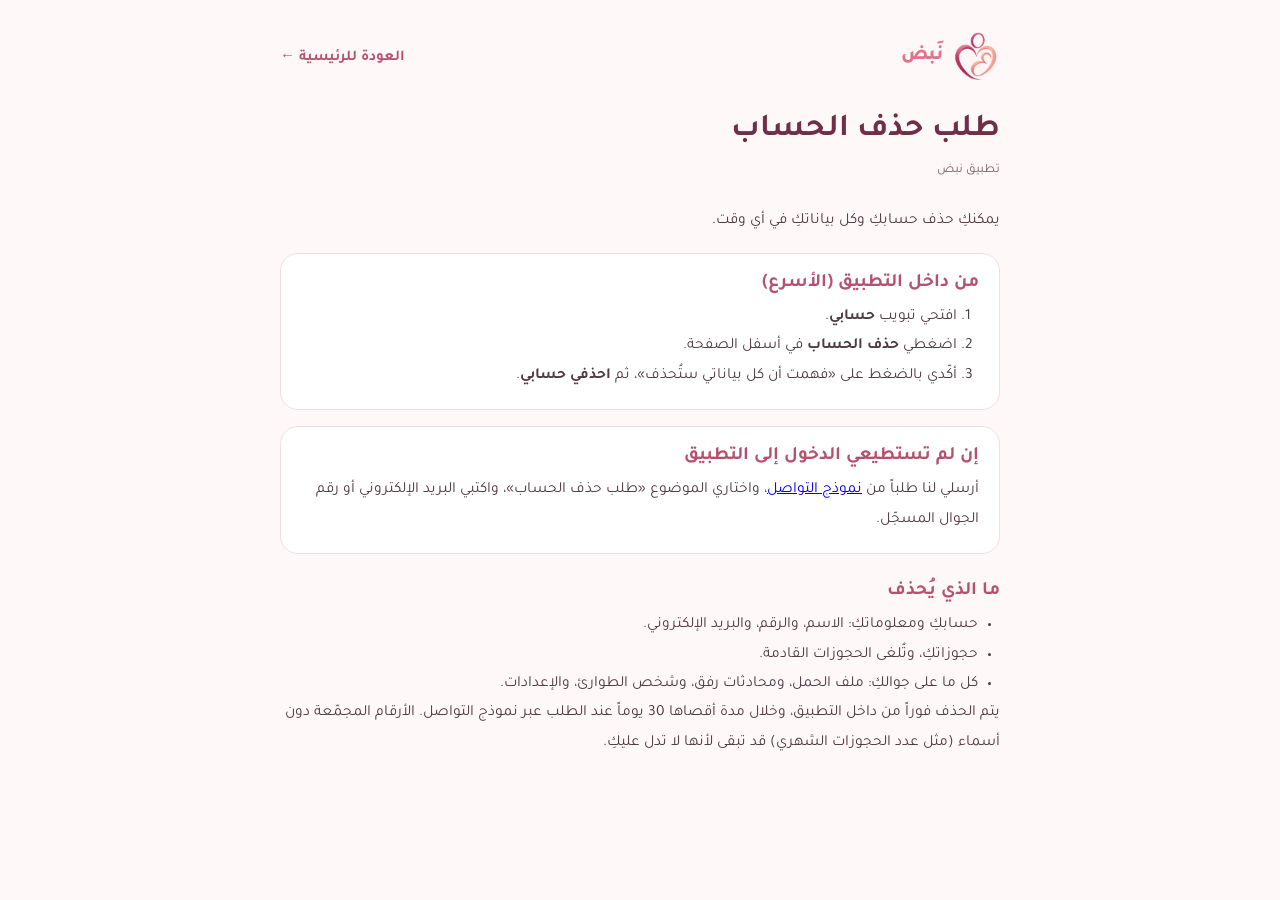
<file: nabd_landing/delete-account.html>
<!DOCTYPE html>
<html lang="ar" dir="rtl">
<head>
  <meta charset="UTF-8">
  <meta name="viewport" content="width=device-width, initial-scale=1.0">
  <title>طلب حذف الحساب | نبض</title>
  <link rel="preconnect" href="https://fonts.googleapis.com">
  <link href="https://fonts.googleapis.com/css2?family=Tajawal:wght@400;500;700;800&display=swap" rel="stylesheet">
  <link rel="stylesheet" href="style.css">
  <style>
    body { background: #FFF8F9; }
    .doc { max-width: 760px; margin: 0 auto; padding: 32px 20px 60px; color: #3E2630; }
    .doc-top { display: flex; align-items: center; justify-content: space-between; margin-bottom: 28px; }
    .doc-top a.back { color: #B5516F; font-weight: 700; text-decoration: none; font-size: 15px; }
    .doc h1 { color: #6D3047; font-size: 32px; line-height: 1.4; margin-bottom: 6px; }
    .doc .date { color: #75636A; font-size: 13px; margin-bottom: 24px; }
    .doc h2 { color: #B5516F; font-size: 19px; margin: 26px 0 8px; }
    .doc p, .doc li { font-size: 15.5px; line-height: 1.9; color: #4E3A42; }
    .doc ul, .doc ol { padding-right: 22px; }
    .doc .box { background: #fff; border: 1px solid #F1DDE2; border-radius: 18px; padding: 18px 20px; margin-top: 16px; }
    .doc .draft { background: #FFF4E5; color: #8A5300; border-radius: 12px; padding: 10px 14px; font-size: 13px; margin-bottom: 20px; }
  </style>
</head>
<body>
  <main class="doc">
    <div class="doc-top">
      <a href="index.html" class="logo"><img src="images/nabdLogo.png" alt="شعار نبض" style="width:48px;height:48px"><span class="logo-name">نَبض</span></a>
      <a class="back" href="index.html">العودة للرئيسية ←</a>
    </div>
    <h1>طلب حذف الحساب</h1>
    <p class="date">تطبيق نبض</p>
    <p>يمكنكِ حذف حسابكِ وكل بياناتكِ في أي وقت.</p>

    <div class="box">
      <h2 style="margin-top:0">من داخل التطبيق (الأسرع)</h2>
      <ol>
        <li>افتحي تبويب <b>حسابي</b>.</li>
        <li>اضغطي <b>حذف الحساب</b> في أسفل الصفحة.</li>
        <li>أكّدي بالضغط على «فهمت أن كل بياناتي ستُحذف»، ثم <b>احذفي حسابي</b>.</li>
      </ol>
    </div>

    <div class="box">
      <h2 style="margin-top:0">إن لم تستطيعي الدخول إلى التطبيق</h2>
      <p>أرسلي لنا طلباً من <a href="index.html#contact">نموذج التواصل</a>، واختاري الموضوع «طلب حذف الحساب»، واكتبي البريد الإلكتروني أو رقم الجوال المسجّل.</p>
    </div>

    <h2>ما الذي يُحذف</h2>
    <ul>
      <li>حسابكِ ومعلوماتكِ: الاسم، والرقم، والبريد الإلكتروني.</li>
      <li>حجوزاتكِ، وتُلغى الحجوزات القادمة.</li>
      <li>كل ما على جوالكِ: ملف الحمل، ومحادثات رفق، وشخص الطوارئ، والإعدادات.</li>
    </ul>
    <p>يتم الحذف فوراً من داخل التطبيق، وخلال مدة أقصاها 30 يوماً عند الطلب عبر نموذج التواصل. الأرقام المجمّعة دون أسماء (مثل عدد الحجوزات الشهري) قد تبقى لأنها لا تدل عليكِ.</p>

  </main>
</body>
</html>
</file>
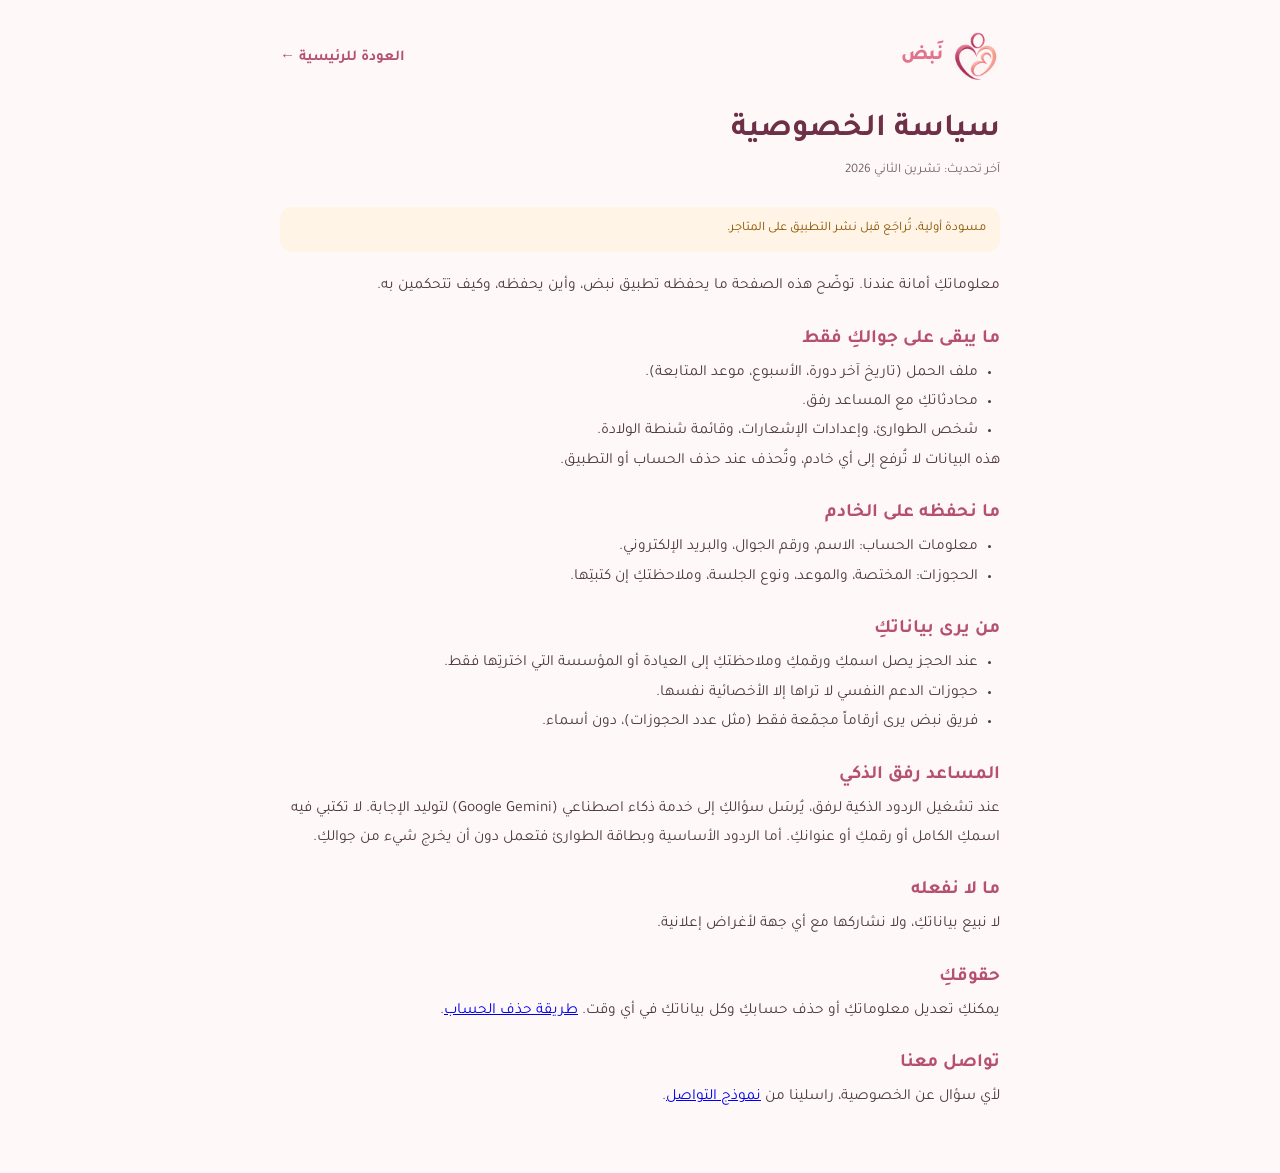
<file: nabd_landing/privacy.html>
<!DOCTYPE html>
<html lang="ar" dir="rtl">
<head>
  <meta charset="UTF-8">
  <meta name="viewport" content="width=device-width, initial-scale=1.0">
  <title>سياسة الخصوصية | نبض</title>
  <link rel="preconnect" href="https://fonts.googleapis.com">
  <link href="https://fonts.googleapis.com/css2?family=Tajawal:wght@400;500;700;800&display=swap" rel="stylesheet">
  <link rel="stylesheet" href="style.css">
  <style>
    body { background: #FFF8F9; }
    .doc { max-width: 760px; margin: 0 auto; padding: 32px 20px 60px; color: #3E2630; }
    .doc-top { display: flex; align-items: center; justify-content: space-between; margin-bottom: 28px; }
    .doc-top a.back { color: #B5516F; font-weight: 700; text-decoration: none; font-size: 15px; }
    .doc h1 { color: #6D3047; font-size: 32px; line-height: 1.4; margin-bottom: 6px; }
    .doc .date { color: #75636A; font-size: 13px; margin-bottom: 24px; }
    .doc h2 { color: #B5516F; font-size: 19px; margin: 26px 0 8px; }
    .doc p, .doc li { font-size: 15.5px; line-height: 1.9; color: #4E3A42; }
    .doc ul, .doc ol { padding-right: 22px; }
    .doc .box { background: #fff; border: 1px solid #F1DDE2; border-radius: 18px; padding: 18px 20px; margin-top: 16px; }
    .doc .draft { background: #FFF4E5; color: #8A5300; border-radius: 12px; padding: 10px 14px; font-size: 13px; margin-bottom: 20px; }
  </style>
</head>
<body>
  <main class="doc">
    <div class="doc-top">
      <a href="index.html" class="logo"><img src="images/nabdLogo.png" alt="شعار نبض" style="width:48px;height:48px"><span class="logo-name">نَبض</span></a>
      <a class="back" href="index.html">العودة للرئيسية ←</a>
    </div>
    <h1>سياسة الخصوصية</h1>
    <p class="date">آخر تحديث: تشرين الثاني 2026</p>
    <p class="draft">مسودة أولية، تُراجَع قبل نشر التطبيق على المتاجر.</p>
    <p>معلوماتكِ أمانة عندنا. توضّح هذه الصفحة ما يحفظه تطبيق نبض، وأين يحفظه، وكيف تتحكمين به.</p>

    <h2>ما يبقى على جوالكِ فقط</h2>
    <ul>
      <li>ملف الحمل (تاريخ آخر دورة، الأسبوع، موعد المتابعة).</li>
      <li>محادثاتكِ مع المساعد رفق.</li>
      <li>شخص الطوارئ، وإعدادات الإشعارات، وقائمة شنطة الولادة.</li>
    </ul>
    <p>هذه البيانات لا تُرفع إلى أي خادم، وتُحذف عند حذف الحساب أو التطبيق.</p>

    <h2>ما نحفظه على الخادم</h2>
    <ul>
      <li>معلومات الحساب: الاسم، ورقم الجوال، والبريد الإلكتروني.</li>
      <li>الحجوزات: المختصة، والموعد، ونوع الجلسة، وملاحظتكِ إن كتبتِها.</li>
    </ul>

    <h2>من يرى بياناتكِ</h2>
    <ul>
      <li>عند الحجز يصل اسمكِ ورقمكِ وملاحظتكِ إلى العيادة أو المؤسسة التي اخترتِها فقط.</li>
      <li>حجوزات الدعم النفسي لا تراها إلا الأخصائية نفسها.</li>
      <li>فريق نبض يرى أرقاماً مجمّعة فقط (مثل عدد الحجوزات)، دون أسماء.</li>
    </ul>

    <h2>المساعد رفق الذكي</h2>
    <p>عند تشغيل الردود الذكية لرفق، يُرسَل سؤالكِ إلى خدمة ذكاء اصطناعي (Google Gemini) لتوليد الإجابة. لا تكتبي فيه اسمكِ الكامل أو رقمكِ أو عنوانكِ. أما الردود الأساسية وبطاقة الطوارئ فتعمل دون أن يخرج شيء من جوالكِ.</p>

    <h2>ما لا نفعله</h2>
    <p>لا نبيع بياناتكِ، ولا نشاركها مع أي جهة لأغراض إعلانية.</p>

    <h2>حقوقكِ</h2>
    <p>يمكنكِ تعديل معلوماتكِ أو حذف حسابكِ وكل بياناتكِ في أي وقت. <a href="delete-account.html">طريقة حذف الحساب</a>.</p>

    <h2>تواصل معنا</h2>
    <p>لأي سؤال عن الخصوصية، راسلينا من <a href="index.html#contact">نموذج التواصل</a>.</p>

  </main>
</body>
</html>
</file>
<file: nabd_landing/style.css>
:root {
  --pink: #E1738D;
  --pink-dark: #B66178;
  --text: #374151;
  --text-light: #4B5563;
  --bg: #ffe9ea;
   --nabd-900: #542638;
     --nabd-600: #A34F68;
}

html { scroll-behavior: smooth; }

* {
  margin: 0;
  padding: 0;
  box-sizing: border-box;
}


 body {
  font-family: "Tajawal", sans-serif;
  background-color: #FFF;
}
.page-1 {
  min-height: 100vh;
  background-image: url("images/Page1.png");
  background-repeat: no-repeat;
  background-position: center top;
  background-size: cover;
  background-color: #FFF;   /* لو الصورة ما غطّت */
  padding-top: 16px;   
}


.header {
  display: flex;
  align-items: center;
  justify-content: space-between;
  max-width: 1200px;
  margin: 0 auto 16px;  
  padding: 12px 32px;
  background: rgba(255, 255, 255, 0.4);
  border-radius: 40px;
  box-shadow: 0 4px 20px rgba(225, 115, 141, 0.12);
}

/* الشعار */
.logo {
  display: flex;
  align-items: center;
  gap: 10px;
  text-decoration: none;
}

.logo img {
  width: 64px;
  height: 64px;
  max-width: 164.52px;
}

.logo-text {
  display: flex;
  flex-direction: column;
}

.logo-name {
  color: var(--pink);
  font-size: 20px;
  font-weight: 800;
  line-height: 24px;
  letter-spacing: -0.6px;
}

.logo-tagline {
  color: #E09E92;
  font-size: 10px;
  font-weight: 500;
  line-height: 16px;
}
/* الروابط */
.nav {
  display: flex;
  gap: 28px;
}

.nav a {
  color: var(--text);
  text-decoration: none;
  font-size: 14px;
  font-weight: 500;
  line-height: 20px;
}

.nav a.active {
  color: var(--pink-dark);
  font-weight: 700;
}

/* الأزرار */
.header-actions {
  display: flex;
  align-items: center;
  gap: 16px;
}

.lang {
  display: flex;
  align-items: center;
  gap: 4px;
  background: none;
  border: none;
  cursor: pointer;
  font-family: "Tajawal", sans-serif;
  color: var(--text-light);
  font-size: 12px;
  font-weight: 500;
  line-height: 16px;
}

.lang img {
  width: 12px;
  height: 12px;
}

.btn-primary {
  display: flex;
  padding: 8px 20px;
  justify-content: center;
  align-items: center;
  border-radius: 9999px;
  background: var(--pink);
  box-shadow: 0 6px 20px 0 rgba(182, 97, 120, 0.25);
  color: #fff;
  text-decoration: none;
  font-size: 16px;
  font-weight: 700;
  line-height: 20px;
}

/* Hero */
.hero {
  display: flex;
  align-items: center;
  justify-content: space-between;
  gap: 40px;
  max-width: 1200px;
  margin: 0 auto;
  padding: 40px 32px;
}

.hero-title {
  display: flex;
  flex-direction: column;
}

.title-line1 {
  color: var(--nabd-900);
  font-size: 64px;
  font-weight: 500;
  line-height: 100px;
  letter-spacing: -3.11px;
}

.title-line2 {
  color: var(--pink);
  font-size: 96px;
  font-weight: 700;
  line-height: 100px;
  letter-spacing: -3.11px;
}

.title-accent {
  color: var(--nabd-900);
  font-size: 64px;
  font-weight: 500;
}

.hero-text {
  color: #4B5563;
  font-size: 20px;
  font-weight: 400;
  line-height: 28px;
  max-width: 600px;
  margin-top: 24px;
}

.hero-text strong {
  color: var(--nabd-600);
  font-weight: 700;
}

.hero-buttons {
  display: flex;
  align-items: center;
  gap: 16px;
  margin-top: 40px;
}

.btn-main {
  display: flex;
  padding: 14px 32px;
  align-items: center;
  gap: 8px;
  border-radius: 9999px;
  background: linear-gradient(90deg, #F5B99D 0%, #E1738D 100%);
  box-shadow: 0 6px 20px 0 rgba(182, 97, 120, 0.25);
  color: #fff;
  text-decoration: none;
  font-size: 18px;
  font-weight: 700;
  line-height: 24px;
}

.btn-main img {
  width: 18px;
  height: 16px;
}

.btn-secondary {
  display: flex;
  padding: 14px 32px;
  align-items: center;
  border-radius: 9999px;
  border: 1px solid #F5B99D;
  background: rgba(255, 255, 255, 0.8);
  box-shadow: 0 1px 2px 0 rgba(0, 0, 0, 0.05);
  color: var(--pink-dark);
  text-decoration: none;
  font-size: 18px;
  font-weight: 500;
  line-height: 24px;
}

.features {
  display: flex;
  align-items: center;
  justify-content: space-between;
  width: 1144px;
  max-width: 94%;
  height: 94px;
   margin: 10px auto 40px;
  padding: 0 48px;
  border-radius: 9999px;
  border: 1px solid #F1DDE2;
  background: rgba(255, 255, 255, 0.6);
}

.feature {
  display: flex;
  align-items: center;
  gap: 10px;
}

.feature-icon {
  display: flex;
  width: 32px;
  height: 32px;
  justify-content: center;
  align-items: center;
  border-radius: 9999px;
  background: rgba(239, 206, 187, 0.4);
}

.feature-icon img {
  max-width: 12px;
  max-height: 12px;
}

.feature-text {
  color: #374151;
  font-size: 18px;
  font-weight: 400;
  line-height: 20px;
  text-align: center;
}

/* About */
.about {
  min-height: 573px;
  background: #FFF;
  /*border-radius: 24px;*/
}

.about-inner {
   display: flex;
  align-items: flex-start;
  justify-content: space-between;
  gap: 60px;
  max-width: 1440px;
  margin: 0 auto;
  padding: 60px 120px;
}

.about-content {
  flex: 0 0 560px;
  
}

.about-label {
  display: block;
  color: var(--nabd-600);
  font-size: 12px;
  font-weight: 700;
  line-height: 18px;
}

.about-title {
  display: flex;
  flex-direction: column;
  margin-top: 12px;
}

.about-line1,
.about-line2 {
  color: var(--nabd-900);
  font-size: 44px;
  font-weight: 500;
  line-height: 66px;
}

.about-accent {
  color: var(--pink);
  font-size: 54px;
  font-weight: 700;
  line-height: 66px;
}

.about-text {
  width: 100%;
  margin-top: 24px;
  color: #4B5563;
  font-size: 20px;
  font-weight: 400;
  line-height: 24px;
}

.why-card {
  display: flex;
  align-items: flex-start;
  gap: 14px;
  margin-top: 48px;
  padding: 18px;
  border-radius: 16px;
  border: 1px solid #F8E2D8;
  background: rgba(255, 235, 239, 0.5);
}

.why-icon {
  display: grid;
  place-items: center;
  flex-shrink: 0;
  width: 40px;
  height: 40px;
  border-radius: 12px;
  background: #FFF;
}

.why-icon img {
  width: 16.5px;
  height: 16.5px;
}

.why-title {
  color: #3E2830;
  font-size: 14px;
  font-weight: 700;
  line-height: 24.5px;
}

.why-text {
  max-width: 501px;
  color: #74646A;
  font-size: 14px;
  font-weight: 400;
  line-height: 24.5px;
}

.about-media {
  flex: 1;
  min-width: 0;
  display: flex;
  justify-content: flex-start; /* RTL: يعني لليمين */
}

.photo-stack {
  position: relative;
  flex-shrink: 0;
  width: 400px;
  height: 480px;
}

/* الوردية: ورا */
.photo-pink {
  position: absolute;
  top: 15px;
  left: 9px;
  z-index: 1;
  width: 373px;
  height: 432px;
  transform: rotate(4.958deg);
  border-radius: 92px 12px;
  opacity: 0.82;
  background:
    linear-gradient(0deg, rgba(225, 115, 141, 0.41), rgba(225, 115, 141, 0.41)),
    url("images/PinkPreg.jpeg") lightgray 50% / cover no-repeat;
}

/* البيضاء: قدام */
.photo-white {
  position: absolute;
  top: 32px;
  left: -6px;
  z-index: 2;
  width: 350px;
  height: 438px;
  border-radius: 80px 16px 48px 16px;
  box-shadow: 0 12px 32px rgba(182, 97, 120, 0.18);
  background: url("images/WhitePreg.jpg") lightgray 0.379px -83.073px / 104.476% 151.375% no-repeat;
}

.about-branch {
 position: absolute;
  bottom: 10px;     /* أسفل الغصن يلمس أعلى الكرت الوردي */
  left: -50px;
  z-index: 5;
  width: 132px;
  height: 351px;
  transform: rotate(-6.942deg);
  transform-origin: bottom center;  /* يدور من أسفله، فما يبعد عن الكرت */
  object-fit: contain;
  pointer-events: none;
}

.brand-card {
  position: absolute;
  bottom: -20px;
  left: -70px;
  z-index: 4;
  display: flex;
  flex-direction: column;
  align-items: flex-start;  
  justify-content: center;
  gap: 2px;
  width: 189.203px;
  height: 92.804px;
  padding: 0 20px;
  border-radius: 16px;
  background: #E1738D;
  box-shadow: 0 22px 60px 0 rgba(94, 63, 60, 0.12);
  
  
}

.brand-top {
  display: flex;
  align-items: center;
  gap: 8px;
}

.brand-logo {
  width: 35px;
  height: 35px;
  object-fit: contain;       /* بدل cover عشان الشعار ما ينقص منه شي */
  flex-shrink: 0;
}

.brand-name {
  color: var(--nabd-50, #F9EFE3);
  font-size: 22px;
  font-weight: 800;
  line-height: 33px;
  white-space: nowrap;
}

.brand-tagline {
  color: #FFF;
  font-size: 14px;
  font-weight: 400;
  line-height: 19.5px;
  white-space: nowrap;
}

/* بطاقات المزايا تحت About */
.about-features {
  display: flex;
  justify-content: space-between;
  max-width: 1200px;
  margin: 0 auto;
  padding: 0 120px 60px;
}

.about-feature {
  position: relative;
  flex: 1;
  padding: 24px 24px 24px 32px;
}

/* الخطوط العمودية بين البطاقات */
.about-feature + .about-feature {
  border-right: 1px solid #F0E4E4;
}

.af-head {
  display: flex;
  align-items: center;
  gap: 14px;
}

.af-icon {
  display: grid;
  place-items: center;
  flex-shrink: 0;
  width: 42px;
  height: 42px;
  border-radius: 12px;
  background: #FFF4F6;
}

.af-icon img {
  grid-row: 1 / span 1;
  grid-column: 1 / span 1;
  justify-self: center;
}

.af-icon-location {
  width: 14.667px;
  height: 18.333px;
}

.af-icon-star {
  width: 22px;
  height: 22px;
}

.af-icon-heart {
  width: 19.239px;
  height: 16.52px;
}

.af-title {
  color: #3E2830;
  font-size: 17px;
  font-weight: 400;
  line-height: 25.5px;
}

.af-text {
  max-width: 268px;
  margin-top: 12px;
  color: #74646A;
  text-align: right;
  font-size: 13px;
  font-weight: 400;
  line-height: 22.1px;
}

/* الرقم الصغير بزاوية البطاقة */
.af-number {
  position: absolute;
  top: 12px;
  left: 16px;
  color: #E5D5D5;
  font-size: 11px;
}

/* ===== الصفحة الثالثة: ماذا تقدم نبض ===== */
.services {
  min-height: 100vh;
  background: #FFF;
  padding-bottom: 120px;
}

.services-inner {
  display: flex;
  flex-direction: column;
  align-items: center;
  max-width: 1200px;
  margin: 0 auto;
  padding: 60px 32px;
  text-align: center;
}

.services-label {
  color: var(--nabd-600, #A34F68);
  font-size: 13px;
  font-weight: 700;
  line-height: 19.5px;
  letter-spacing: 0.26px;
}

.services-title {
  display: flex;
  flex-direction: column;
  width: 740px;
  max-width: 100%;
  margin-top: 12px;
}

.services-line1 {
  color: #3E2630;
  font-size: 48.96px;
  font-weight: 700;
  line-height: 66.096px;
  letter-spacing: -1.714px;
}

.services-line2 {
  color: #E1738D;
  font-size: 48.96px;
  font-weight: 700;
  line-height: 66.096px;
  letter-spacing: -1.714px;
}

.services-text {
  margin-top: 16px;
  color: #75636A;
  font-size: 16px;
  font-weight: 400;
  line-height: 32px;
}

/* ===== صف الخطوة 01 ===== */
.step {
  display: flex;
  align-items: center;
  justify-content: center;
  gap: 120px;
  width: 100%;
  max-width: 1200px;
  margin: 5px auto 0;
  padding: 0 32px;
  text-align: right;
}

.step-info {
   width: 547px;
  max-width: 100%;
  display: flex;
  flex-direction: column;
  align-items: flex-start;
}

.step-head {
  display: flex;
  align-items: flex-start;
  justify-content: space-between;  /* العناوين يمين، الرقم يسار */
  width: 100%;
}

.step-number {
  order: 2;                 /* يروح لآخر الصف، يعني لليسار */
  flex-shrink: 0;
  margin-top: 0;
  color: #E1738D;
  font-size: 66px;
  font-weight: 800;
  line-height: 66px;
  letter-spacing: -3.96px;
}

.step-titles {
  order: 1;                 /* العناوين أول شي، يعني يمين */
  display: flex;
  flex-direction: column;
  align-items: flex-start;
}

.step-label {
  color: #BE526D;
  font-size: 13px;
  font-weight: 700;
  line-height: 19.5px;
  letter-spacing: 0.26px;
}

.step-title {
  margin-top: 8px;
  color: var(--nabd-800, #6D3047);
  font-size: 36px;
  font-weight: 700;
  line-height: 44px;        /* كان 51.12px، قللناه عشان ما تبعد الأسطر */
  letter-spacing: -1.26px;
  white-space: nowrap;      /* العنوان يضل بسطر واحد */
}

.step-text {
 width: 547px;
  max-width: 100%;
  margin-top: 16px;
  color: #75636A;
  text-align: right;
  font-size: 15px;
  font-weight: 400;
  line-height: 29.25px;
}

/* ===== كرت التوعية الصحية والتنبيهات ===== */
.alert-card {
  display: flex;
  align-items: flex-start;
  justify-content: flex-start;
  gap: 17px;
  width: 547px;
  max-width: 100%;
  min-height: 153px;
  margin-top: 24px;
  padding: 21px;
  border-radius: 16px;
  border: 1px solid #F1DDE2;
  background: #FFF;
}
.alert-icon {
  display: grid;
  place-items: center;
  flex-shrink: 0;
  width: 40px;
  height: 40px;
  border-radius: 12px;
  background: #FFF4F6;
}

.alert-icon img {
  width: 19px;
  height: 19px;
  grid-row: 1 / span 1;
  grid-column: 1 / span 1;
  justify-self: center;
}

.alert-body {
  display: flex;
  flex-direction: column;
  align-items: flex-start;
}

.alert-title {
  color: #3E2630;
  font-size: 15px;
  font-weight: 400;
  line-height: 22.5px;
}

.alert-text {
  max-width: 438px;
  margin-top: 4px;
  color: #75636A;
  text-align: right;
  font-size: 12px;
  font-weight: 400;
  line-height: 21px;
}

.alert-tags {
  display: flex;
  align-items: center;
  gap: 10px;
  margin-top: 14px;
}

.alert-tag {
  display: flex;
  flex-direction: column;
  align-items: flex-start;
  padding: 6px 9px;
  border-radius: 8px;
  border: 1px solid #F1DDE2;
  background: #FFFAFA;
  color: #87374E;
  font-size: 9.5px;
  font-weight: 500;
  line-height: 14.25px;
}

/* ===== الكرت الكبير بالجنين ===== */
.week-visual {
  display: grid;
  place-items: center;
  flex-shrink: 0;
  width: 520px;
  max-width: 100%;
  height: 520px;
  border-radius: 30px;
  border: 1px solid #F1DDE2;
  background: linear-gradient(145deg, #FFF 45.62%, #FFF9FA 93.83%);
  box-shadow: 0 22px 55px 0 rgba(103, 51, 66, 0.07);
  position: relative;
   overflow: hidden;
}

.week-card {
  display: flex;
  flex-direction: column;
  align-items: flex-start;
  width: 390px;
  height: 368px;
  padding: 15px;
  border-radius: 23px;
  border: 1px solid #F1DDE2;
  background: #FFF;
  box-shadow: 0 18px 50px 0 rgba(103, 51, 66, 0.08);
}

.week-top {
  display: flex;
  align-items: center;
  justify-content: space-between;
  align-self: stretch;
  margin-bottom: 10px;
}

.week-trimester {
  color: #75636A;
  font-size: 9px;
  line-height: 13.5px;
}

.week-number {
  display: flex;
  align-items: center;
  gap: 5px;
  color: #BE526D;
  font-size: 12px;
  font-weight: 700;
  line-height: 18px;
}

.week-number img {
  width: 14px;
  height: 14px;
}

.week-photo {
  position: relative;
  align-self: stretch;
  height: 235px;
  flex-shrink: 0;
  border-radius: 14px;
  overflow: hidden;
  background: lightgray;
}

.week-photo > img {
  width: 100%;
  height: 100%;
  object-fit: cover;
  display: block;
}

.week-note {
  position: absolute;
  left: 12px;
  bottom: 12px;
  display: flex;
  flex-direction: column;
  align-items: flex-end;
  width: 334px;
  max-width: calc(100% - 24px);
  padding: 9px 11px;
  border-radius: 10px;
  background: rgba(76, 30, 44, 0.72);
  backdrop-filter: blur(8px);
}

.week-note p {
  color: #FFF;
  font-size: 10px;
  line-height: 15px;
}

.week-info {
  display: flex;
  align-items: flex-end;
  justify-content: space-between;
  align-self: stretch;
  margin-top: 12px;
}

.week-info-title {
  color: #3E2630;
  font-size: 11px;
  font-weight: 700;
  line-height: 16.5px;
}

.week-info-desc {
  color: #75636A;
  font-size: 8.5px;
  line-height: 12.75px;
}

.week-count {
  color: #BE526D;
  font-size: 10px;
  font-weight: 700;
  line-height: 15px;
}

.week-progress {
  display: flex;
  align-self: stretch;
  height: 6px;
  margin-top: 10px;
  border-radius: 10px;
  background: #FFF4F6;
  overflow: hidden;
}

.week-progress-fill {
  display: block;
  width: 72px;
  height: 6px;
  border-radius: 10px;
  background: #E1738D;
}

.week-health {
  position: absolute;
  left: 24px;
  bottom: 50px;
  z-index: 3;
  display: inline-flex;
  padding: 12px 14px;
  align-items: center;
  gap: 9px;
  border-radius: 14px;
  border: 1px solid #F1DDE2;
  background: #E1738D;
  box-shadow: 0 18px 50px 0 rgba(103, 51, 66, 0.08);
  flex-direction: row-reverse;
}

.week-health-icon {
  width: 19px;
  height: 19px;
  flex-shrink: 0;
}

.week-health-text {
  display: flex;
  flex-direction: column;
}

.week-health-title {
  color: #FFF4F6;
  font-size: 11px;
  font-weight: 700;
  line-height: 16.5px;
}

.week-health-desc {
  color: #FFF;
  font-size: 8.5px;
  font-weight: 400;
  line-height: 12.75px;
}

.week-visual::before {
  content: "";
  position: absolute;
  top: -60px;          /* حركيها لفوق أو لتحت */
  left: -60px;        /* حركيها يمين أو يسار */
  width: 280px;       /* حجم الدائرة */
  height: 280px;
  border-radius: 50%;
  border: 1px solid #F1DDE2;
  z-index: 0;
  pointer-events: none;
}

.week-card {
  position: relative;
  z-index: 1;         /* عشان الكرت يغطي الدائرة */
}


/* ===== الصفحة الرابعة: المساعد أُنس ===== */
.assistant {
  min-height: 100vh;
  display: flex;
  align-items: center;
  background: rgba(255, 195, 208, 0.33);
}

.assistant-inner {
  width: 100%;
  max-width: 1440px;
  margin: 0 auto;
  padding: 60px 60px 60px 120px;
  display: flex;
  align-items: stretch;
  justify-content: flex-start;
}

.assistant-visual {
  display: inline-block;
  flex-shrink: 0;
  line-height: 0;
  border-radius: 30px;
  border: 1px solid #F1DDE2;
  background: linear-gradient(150deg, #FFF 38.17%, #FFF7F8 92.26%);
  box-shadow: 0 22px 55px 0 rgba(103, 51, 66, 0.07);
  overflow: hidden;
}

.assistant-visual img {
   display: block;
  width: auto;
  height: auto;
  max-width: 100%;
}

.assistant-content {
 flex: 1;
  min-width: 0;
  max-width: 560px;
  display: flex;
  flex-direction: column;
  justify-content: space-evenly;
}

.assistant-head {
 display: flex;
  align-items: flex-start;
  justify-content: space-between;
  width: 100%;
}

.assistant-number {
 order: 2;
  flex-shrink: 0;
  color: #E1738D;
  font-size: 66px;
  font-weight: 800;
  line-height: 66px;
  letter-spacing: -3.96px;
  
}

.assistant-titles {
  order: 1;
  display: flex;
  flex-direction: column;
}

.assistant-label {
   display: block;
  margin-top: 20px;
  margin-right: 80px;
  color: #BE526D;
  font-size: 13px;
  font-weight: 700;
  line-height: 19.5px;
  letter-spacing: 0.26px;
}

.assistant-title {
 width: 455px;
  max-width: 100%;
  margin-top: 8px;
  margin-right: 90px;
  color: var(--nabd-800, #6D3047);
  font-size: 36px;
  font-weight: 700;
  line-height: 51.12px;
  letter-spacing: -1.26px;
}

.assistant-text {
  width: 521px;
  max-width: 100%;
  margin-top: 20px;
   margin-right: 80px;
  color: #75636A;
  font-size: 15px;
  font-weight: 400;
  line-height: 29.25px;
}

.assistant-note {
  display: flex;
  align-items: flex-start;
  gap: 10px;
  width: 100%;
  margin-top: 24px;
  padding: 12px 14px;
  border-radius: 10px 0 0 10px;
  border-right: 2px solid #E1738D;
  background: #FFF4F6;
  margin-right: 80px;
}

.assistant-note img {
  width: 18px;
  height: 18px;
  flex-shrink: 0;
}

.assistant-note p {
  color: #BE526D;
  font-size: 11px;
  font-weight: 400;
  line-height: 18.7px;
}

.faq {
  margin-top: 28px;
    margin-right: 80px;
}

.faq-title {
  color: #3E2630;
  font-size: 15px;
  font-weight: 400;
  line-height: 22.5px;
  
}

.faq-sub {
  color: #75636A;
  font-size: 12px;
  font-weight: 400;
  line-height: 21px;
  
}

.faq-item {
  padding: 14px 0;
  border-top: 1px solid #F1DDE2;
}

.faq-question {
  display: flex;
  align-items: center;
  justify-content: space-between;
}

.faq-q-text {
  color: #3E2630;
  font-size: 12.5px;
  font-weight: 700;
  line-height: 18.75px;
}

.faq-sign {
  display: grid;
  place-items: center;
  flex-shrink: 0;
  width: 25px;
  height: 25px;
  border-radius: 8px;
  background: #FFF4F6;
  color: #E1738D;
  font-size: 16px;
  font-weight: 700;
  line-height: 24px;
}

.faq-answer {
  margin-top: 10px;
  color: #75636A;
  font-size: 11px;
  font-weight: 400;
  line-height: 19.8px;
}

/* ===== الصفحة الخامسة: الدعم والخدمات ===== */
.support {
  min-height: 100vh;
  display: flex;
  align-items: center;
  background: #FFF;
}

.support-inner {
  width: 100%;
  max-width: 1440px;
  margin: 0 auto;
  padding: 60px 120px;
  display: flex;
  align-items: center;
  justify-content: space-between;
  gap: 60px;
}

.support-content {
  flex: 0 0 560px;
  max-width: 100%;
}

.support-head {
  display: flex;
  align-items: flex-start;
  justify-content: space-between;
  width: 100%;
}

.support-titles {
  order: 1;
  display: flex;
  flex-direction: column;
}

.support-number {
  order: 2;
  flex-shrink: 0;
  color: #E1738D;
  font-size: 66px;
  font-weight: 800;
  line-height: 66px;
  letter-spacing: -3.96px;
}

.support-label {
  color: #BE526D;
  font-size: 13px;
  font-weight: 700;
  line-height: 19.5px;
  letter-spacing: 0.26px;
}

.support-title {
  margin-top: 8px;
  color: var(--nabd-800, #6D3047);
  font-size: 36px;
  font-weight: 700;
  line-height: 45px;
  letter-spacing: -1.26px;
}

.support-text {
  width: 505px;
  max-width: 100%;
  margin-top: 20px;
  color: #75636A;
  font-size: 15px;
  font-weight: 400;
  line-height: 29.25px;
}

.support-cards {
  display: flex;
  gap: 12px;
  margin-top: 40px;
}

.support-card {
  flex: 1;
  display: flex;
  flex-direction: column;
  align-items: flex-start;
  padding: 16px;
  border-radius: 16px;
  border: 1px solid #F1DDE2;
}

.support-icon {
  display: grid;
  place-items: center;
  width: 40px;
  height: 40px;
  border-radius: 12px;
  background: #FFF4F6;
}

.support-icon img {
  width: 14px;
  height: 14px;
}

.support-card-title {
  margin-top: 14px;
  color: #3E2630;
  font-size: 15px;
  font-weight: 400;
  line-height: 22.5px;
}

.support-card-text {
  margin-top: 4px;
  color: #75636A;
  font-size: 12px;
  font-weight: 400;
  line-height: 21px;
}

.support-tags {
  display: flex;
  flex-wrap: wrap;
  gap: 8px;
  margin-top: 14px;
}

.support-tag {
  padding: 6px 9px;
  border-radius: 8px;
  border: 1px solid #F1DDE2;
  background: #E1738D;
  color: #FFF;
  font-size: 9.5px;
  font-weight: 500;
  line-height: 14.25px;
}

.support-visual {
   position: relative;
  flex: 1;
  min-width: 0;
  height: 520px;
  border-radius: 30px;
  border: 1px solid #F1DDE2;
  background: #FFF;
  box-shadow: 0 22px 55px 0 rgba(103, 51, 66, 0.07);
}
/*
.support-visual img {
  display: block;
  width: 100%;
  max-width: 560px;
  height: auto;
}
*/

.bank-card {
  position: absolute;
  top: 34px;
  right: 34px;
  display: flex;
  flex-direction: column;
  align-items: flex-start;
  width: 260px;
  height: 274px;
  padding: 17px;
  border-radius: 18px;
  border: 1px solid #F1DDE2;
  background: #FFF;
  box-shadow: 0 12px 30px 0 rgba(103, 51, 66, 0.07);
}

.bank-head {
  display: flex;
  align-items: center;
  gap: 8px;
}

.bank-head-icon {
  width: 18px;
  height: 18px;
}

.bank-head-text {
  display: flex;
  flex-direction: column;
}

.bank-title {
  color: #BE526D;
  font-size: 12px;
  font-weight: 700;
  line-height: 18px;
}

.bank-sub {
  color: #75636A;
  font-size: 8px;
  font-weight: 400;
  line-height: 12px;
}

.bank-list {
  display: flex;
  flex-direction: column;
  gap: 8px;
  align-self: stretch;
  padding-top: 12px;
}

.bank-row {
  display: flex;
  align-items: center;
  gap: 10px;
  min-height: 54px;
  padding: 0 10px;
  border-radius: 11px;
  border: 1px solid #F6E9EC;
}

.bank-row-icon {
  display: grid;
  place-items: center;
  flex-shrink: 0;
  width: 32px;
  height: 32px;
  border-radius: 9px;
  background: #FFF4F6;
}

.bank-row-icon img {
  width: 17px;
  height: 17px;
}

.bank-row-text {
  flex: 1;
  color: #3E2630;
  font-size: 9.5px;
  font-weight: 700;
  line-height: 14.25px;
}

.bank-arrow {
  width: 14px;
  height: 14px;
  flex-shrink: 0;
}

.map-card {
  position: absolute;
  bottom: 34px;
  left: 34px;
  z-index: 2;
  display: flex;
  flex-direction: column;
  align-items: flex-start;
  gap: 10px;
  width: 212px;
  height: 292px;
  padding: 12px;
  border-radius: 18px;
  border: 1px solid #F1DDE2;
  background: #FFF;
  box-shadow: 0 12px 30px 0 rgba(103, 51, 66, 0.07);
}

.map-img {
  display: block;
  width: 100%;
  height: 230px;
  object-fit: cover;
  border-radius: 12px;
}

.map-buttons {
  display: flex;
  gap: 8px;
  align-self: stretch;
}

.map-btn {
  flex: 1;
  padding: 7px;
  border-radius: 7px;
  background: #FAF7F7;
  color: #75636A;
  font-size: 8px;
  font-weight: 400;
  line-height: 12px;
  text-align: center;
}

.map-btn-active {
  background: #E1738D;
  color: #FFFCF8;
  font-weight: 700;
}

/* ===== الصفحة السادسة: المحفوظات ===== */
.saved {
  min-height: 100vh;
  display: flex;
  align-items: center;
  background: rgba(255, 195, 208, 0.33);
}

.saved-inner {
  width: 100%;
  max-width: 1440px;
  margin: 0 auto;
  padding: 60px 120px;
  display: flex;
  align-items: center;
  justify-content: space-between;
  gap: 82px;
}

.saved-content {
  flex: 1;
  min-width: 0;
}

.saved-visual {
  position: relative;
  flex: 1;
  min-width: 0;
  max-width: 549px;
  height: 520px;
  display: grid;
  place-items: center;
  overflow: hidden;
  border-radius: 30px;
  border: 1px solid #F1DDE2;
  background: linear-gradient(145deg, #FFF 6.17%, #FFFBF9 93.83%);
  box-shadow: 0 22px 55px 0 rgba(103, 51, 66, 0.07);
  order: -1;
}

/* الدائرة الديكور */
.saved-visual::before {
  content: "";
  position: absolute;
  top: -80px;
  left: -60px;
  width: 260px;
  height: 260px;
  border-radius: 50%;
  border: 1px solid rgba(225, 115, 141, 0.16);
  pointer-events: none;
}

.saved-visual::after {
  content: "";
  position: absolute;
  bottom: -50px;
  right: -40px;
  width: 170px;
  height: 170px;
  border-radius: 85px;
  background: #FFF7F2;
  pointer-events: none;
}

/* إطار الموبايل الأسود */
.phone {
  position: relative;
  z-index: 1;
  display: flex;
  flex-direction: column;
  gap: 12px;
  width: 350px;
  height: 390px;
  padding: 18px 16px;
  overflow: hidden;
  border-radius: 38px;
  border: 7px solid #4B343D;
  background: #FFF;
  box-shadow: 0 22px 40px 0 rgba(73, 44, 53, 0.16);
}

.phone-head {
  display: flex;
  align-items: center;
  justify-content: space-between;
  margin-bottom: 14px;
}

.phone-title {
  display: flex;
  align-items: center;
  gap: 6px;
  color: #BE526D;
  font-size: 12px;
  font-weight: 700;
  line-height: 18px;
}

.phone-save {
  width: 17px;
  height: 17px;
}

.phone-wifi {
  width: 16px;
  height: 16px;
  flex-shrink: 0;
}

.phone-row {
  display: flex;
  align-items: center;
  gap: 9px;
  align-self: stretch;
  padding: 14px 11px;
  border-radius: 14px;
  border: 1px solid #F1DDE2;
}

.phone-icon {
  display: grid;
  place-items: center;
  flex-shrink: 0;
  width: 40px;
  height: 40px;
  border-radius: 12px;
  background: #FFF4F6;
}

.phone-icon-warm {
  background: #FFF7F2;
}

.phone-icon img {
  width: 18px;
  height: 18px;
}

.phone-text {
  flex: 1;
  display: flex;
  flex-direction: column;
}

.phone-row-title {
  color: #3E2630;
  font-size: 10px;
  font-weight: 700;
  line-height: 15px;
}

.phone-row-sub {
  color: #75636A;
  font-size: 8px;
  font-weight: 400;
  line-height: 12px;
}

.phone-check {
  width: 10px;
  height: 8px;
  flex-shrink: 0;
}

.phone-ribbon {
  position: absolute;
  bottom: 0;
  right: 70px;
  width: 240px;
  height: 119px;
  object-fit: cover;
}

.saved-content {
  flex: 1;
  min-width: 0;
  max-width: 580px;
  margin-right: 82px;   /* المسافة عن المربع */
}

.saved-head {
  display: flex;
  align-items: flex-start;
  justify-content: space-between;
}

.saved-titles {
  order: 1;
  display: flex;
  flex-direction: column;
}

.saved-number {
  order: 2;
  flex-shrink: 0;
  color: #E1738D;
  font-size: 66px;
  font-weight: 800;
  line-height: 66px;
  letter-spacing: -3.96px;
   margin-top: -30px;  
}

.saved-label {
  color: #BE526D;
  font-size: 13px;
  font-weight: 700;
  line-height: 19.5px;
  letter-spacing: 0.26px;
}

.saved-title {
  margin-top: 8px;
  color: var(--nabd-800, #6D3047);
  font-size: 36px;
  font-weight: 700;
  line-height: 51.12px;
  letter-spacing: -1.26px;
  white-space: nowrap;
}

.saved-text {
  width: 543px;
  max-width: 100%;
  margin-top: 20px;
  color: #75636A;
  font-size: 15px;
  font-weight: 400;
  line-height: 29.25px;
}

.saved-item {
  display: flex;
  align-items: flex-start;
  gap: 16px;
  padding: 20px 0;
}

.saved-item-line {
  margin-top: 24px;
  border-bottom: 1px solid #F1DDE2;
}

.saved-item-icon {
  display: grid;
  place-items: center;
  flex-shrink: 0;
  width: 40px;
  height: 40px;
  border-radius: 12px;
  background: #FFF4F6;
}

.saved-item-icon-warm {
  background: #FFF7F2;
}

.saved-item-icon img {
  width: 18px;
  height: 18px;
}

.saved-item-title {
  color: #3E2630;
  font-size: 15px;
  font-weight: 400;
  line-height: 22.5px;
}

.saved-item-text {
  max-width: 443px;
  color: #75636A;
  font-size: 12px;
  font-weight: 400;
  line-height: 21px;
}

.saved-item-text-lg {
  max-width: 466px;
  color: #74686A;
  font-size: 14px;
  line-height: 26.6px;
}

.saved-note {
  display: flex;
  align-items: center;
  justify-content: center;
  gap: 10px;
  width: 100%;
  max-width: 534px;
  margin-top: 16px;
  padding: 18px 0;
  border-radius: 16px;
  border-top: 1px solid #E9DDD5;
  background: #E1738D;
}

.saved-note img {
  width: 19px;
  height: 19px;
  flex-shrink: 0;
}

.saved-note span {
  color: #FFF;
  font-size: 10px;
  font-weight: 800;
  line-height: 17.5px;
}

/* ===== الصفحة السابعة: تواصل معنا ===== */
.contact {
  min-height: 100vh;
  display: flex;
  align-items: center;
  background: #FFF;
}

.contact-inner {
  width: 100%;
  max-width: 1440px;
  margin: 0 auto;
  padding: 60px 120px;
  display: flex;
  align-items: center;
  justify-content: space-between;
  gap: 60px;
}

.contact-content {
  flex: 0 0 446px;
  max-width: 100%;
}

.contact-form-wrap {
  flex: 1;
  min-width: 0;
}

.contact-label {
  display: block;
  color: var(--nabd-600, #A34F68);
  font-size: 14px;
  font-weight: 700;
  line-height: 21px;
}

.contact-title {
  color: var(--nabd-800, #6D3047);
  font-size: 36px;
  font-weight: 500;
  line-height: 64.8px;
  letter-spacing: -1.2px;
}

.contact-text {
  width: 477px;
  max-width: 100%;
  margin-top: 8px;
  color: #74646A;
  font-size: 17px;
  font-weight: 400;
  line-height: 31.45px;
}

.contact-photo {
  position: relative;
  height: 292px;
  margin-top: 24px;
  overflow: hidden;
  border-radius: 18px;
}

.contact-photo > img {
  display: block;
  width: 100%;
  height: 100%;
  object-fit: cover;
}

.contact-chip {
  position: absolute;
  right: 13px;
  bottom: 14px;
  display: flex;
  align-items: center;
  gap: 8px;
  padding: 10px 13px;
  border-radius: 9px;
  background: rgba(255, 255, 255, 0.94);
  color: #E1738D;
  font-size: 12px;
  font-weight: 700;
  line-height: 18px;
}

.contact-chip img {
  width: 22px;
  height: 22px;
}

/* ===== فورم التواصل ===== */
.contact-form {
  display: flex;
  flex-direction: column;
  align-items: stretch;
  gap: 18px;
  width: 595px;
  max-width: 100%;
  min-height: 492px;
  padding: 40px 30px 20px 30px;
  border-radius: 12px;
  border: 1px solid #F1DCE2;
  background: #FFF;
  box-shadow: 0 18px 50px 0 rgba(102, 55, 69, 0.09);
   transform: translateX(-80px);  
}

.form-row {
  display: flex;
  gap: 14px;
}

.form-row .form-group {
  flex: 1;
}

.form-group {
  display: flex;
  flex-direction: column;
  gap: 8px;
}

.form-label {
  align-self: stretch;
  color: #5D4750;
  text-align: right;
  font-size: 13px;
  font-weight: 700;
  line-height: 19.5px;
}

.form-input {
  width: 100%;
  height: 48px;
  padding: 13px 14px;
  border-radius: 12px;
  border: 1px solid #EED7DE;
  background: #FFFCFD;
  color: #5D4750;
  text-align: right;
  font-family: "Tajawal", sans-serif;
  font-size: 13px;
  font-weight: 400;
  outline: none;
}

.form-input::placeholder {
  color: #AB9BA1;
}

.form-input:focus {
  border-color: #E1738D;
}

.form-textarea {
  min-height: 115px;
  height: 115px;
  line-height: 19.5px;
  resize: none;
}

.form-submit {
  display: flex;
  align-items: center;
  justify-content: center;
  gap: 9px;
  align-self: flex-start;      /* RTL: يعني يمين */
  height: 50px;
  min-height: 50px;
  padding: 0 24px;
  margin-top: 6px;
  border: none;
  border-radius: 12px;
  background: linear-gradient(90deg, #F5B99D -25.4%, #E1738D 100%);
  box-shadow: 0 12px 26px 0 rgba(225, 115, 141, 0.22);
  color: #FFF;
  font-family: "Tajawal", sans-serif;
  font-size: 16px;
  font-weight: 700;
  line-height: 24px;
  cursor: pointer;
   align-self: flex-end;
}

.form-submit img {
  width: 18px;
  height: 18px;
}

.form-input[type="email"] {
  text-align: left;
}

.form-input[type="email"]::placeholder {
  text-align: left;
}


/* ===== الصفحة الثامنة: الخطوة التالية ===== */
.cta {
  position: relative;
  min-height: 100vh;
  display: flex;
  align-items: center;
  overflow: hidden;
  background: #FFF;
}

.cta-wave {
  position: absolute;
  left: 0;
  width: 100%;
  pointer-events: none;
}

.cta-wave-back {
  bottom: 0;
  height: 203px;
}

.cta-wave-front {
  bottom: 0;
  height: 143px;
}

.cta-inner {
  position: relative;
  z-index: 1;
  width: 100%;
  max-width: 1440px;
  margin: 0 auto;
  padding: 60px 120px 160px;
  display: flex;
  align-items: center;
  justify-content: space-between;
  gap: 60px;
}

.cta-content {
  flex: 0 0 620px;
  max-width: 100%;
}

.cta-label {
  display: block;
  color: #A34F68;
  font-size: 13px;
  font-weight: 700;
  line-height: 19.5px;
  letter-spacing: 0.39px;
}

.cta-title {
  display: flex;
  flex-direction: column;
  margin-top: 12px;
}

.cta-line1 {
  color: #6D3047;
  font-size: 40px;
  font-weight: 500;
  line-height: 75px;
}

.cta-line2 {
  color: #E1738D;
  font-size: 54px;
  font-weight: 700;
  line-height: 75px;
}

.cta-text {
  max-width: 560px;
  margin-top: 16px;
  color: #6D3047;
  font-size: 16px;
  font-weight: 500;
  line-height: 30.4px;
}

.cta-buttons {
  display: flex;
  align-items: center;
  gap: 16px;
  margin-top: 32px;
}

.cta-btn-main {
  display: flex;
  align-items: center;
  justify-content: center;
  gap: 10px;
  min-height: 50px;
  padding: 0 24px;
  border-radius: 12px;
  background: linear-gradient(90deg, #F5B99D 0%, #E1738D 100%);
  color: #FFF;
  text-decoration: none;
  font-size: 18px;
  font-weight: 700;
  line-height: 21px;
}

.cta-btn-main img {
  width: 18px;
  height: 18px;
}

.cta-btn-secondary {
  display: flex;
  align-items: center;
  justify-content: center;
  min-height: 50px;
  padding: 0 24px;
  border-radius: 12px;
  border: 1px solid #F1DDE2;
  background: rgba(255, 255, 255, 0.55);
  color: #6D3047;
  text-decoration: none;
  font-size: 18px;
  font-weight: 500;
  line-height: 21px;
}

/* اللوجو */
.cta-brand {
  position: relative;
  flex-shrink: 0;
  width: 360px;
  height: 380px;
  display: grid;
  place-items: center;
  transform: translateY(100px);
}

.cta-circle {
  position: absolute;
  width: 251px;
  height: 267px;
  border-radius: 50%;
  border: 0.92px solid rgba(239, 206, 187, 0.3);
   background: rgba(239, 206, 187, 0.15);
   transform: translate(30px, 50px);
}

.cta-logo {
   position: relative;
  width: 360px;          /* كان 325px، كبّريه أكتر لو بدك */
  height: 360px;
  object-fit: contain;
  transform: rotate(-20deg) translateY(30px);
}

.cta-slogan {
    position: absolute;
  bottom: -50px;
  width: 126px;
  color: rgba(255, 255, 255, 0.62);
  font-size: 10px;
  font-weight: 400;
  line-height: 15px;
  text-align: center;
  white-space: nowrap;
  
}



/* ===== الفوتر ===== */
.footer {
  background: #FFFDFC;
}

.footer-inner {
  max-width: 1440px;
  margin: 0 auto;
  padding: 70px 160px 30px;
}

.footer-top {
  display: flex;
  align-items: flex-start;
  justify-content: space-between;
  gap: 40px;
}

.footer-brand {
  width: 330px;
  max-width: 100%;
}

.footer-logo {
  display: flex;
  align-items: center;
  gap: 10px;
}

.footer-logo img {
  width: 46px;
  height: 43px;
  object-fit: contain;
}

.footer-logo-text {
  display: flex;
  flex-direction: column;
  gap: 4px;
}

.footer-name {
  color: #BE526D;
  font-size: 21px;
  font-weight: 800;
  line-height: 21px;
}

.footer-tagline {
  color: #75636A;
  font-size: 10px;
  font-weight: 400;
  line-height: 10px;
}

.footer-desc {
  width: 253px;
  max-width: 100%;
  margin-top: 24px;
  color: #75636A;
  font-size: 13px;
  font-weight: 400;
  line-height: 23.4px;
  text-align: right;
}

.footer-col {
  display: flex;
  flex-direction: column;
  align-items: flex-start;
  gap: 18px;
}

.footer-col-title {
  margin-bottom: 8px;
  color: #3E2630;
  font-size: 14px;
  font-weight: 400;
  line-height: 21px;
}

.footer-col a {
  color: #75636A;
  text-decoration: none;
  font-size: 12px;
  font-weight: 400;
  line-height: 18px;
}

.footer-col a:hover {
  color: #E1738D;
}

.footer-note {
  color: #AA959B;
  font-size: 10px;
  font-weight: 400;
  line-height: 15px;
}

.footer-bottom {
  display: flex;
  align-items: center;
  justify-content: space-between;
  margin-top: 60px;
  padding-top: 24px;
  border-top: 1px solid #E8E0E0;
}

.footer-bottom span {
  color: #A18D93;
  font-size: 10px;
  font-weight: 400;
  line-height: 15px;
}


/* =====================================================================
   تحديثات نبض (2026): رفق، الحجوزات، الطوارئ، الأدوات، الشركاء، التحميل
   ===================================================================== */

/* الأسئلة الشائعة: تنفتح وتنسكر بدون جافاسكربت */
details.faq-item summary { list-style: none; cursor: pointer; }
details.faq-item summary::-webkit-details-marker { display: none; }
.faq-sign::before { content: "+"; }
details[open] .faq-sign::before { content: "−"; }
.faq-q-text { font-size: 13.5px; }
.faq-answer { font-size: 12.5px; line-height: 22px; }

.assistant-visual img { max-width: 540px; }

/* إطار جوال للصور من التطبيق */
.pframe {
  margin: 0;
  width: 250px;
  aspect-ratio: 9 / 18.4;
  border-radius: 34px;
  background: #C9768C;
  padding: 8px;
  box-shadow: 0 26px 50px rgba(150, 60, 90, 0.22);
}
.pframe img {
  display: block;
  width: 100%;
  height: 100%;
  object-fit: cover;
  object-position: top;
  border-radius: 27px;
  background: #fff;
}

/* ===== 04 الحجوزات ===== */
.booking { background: #FFF; }
.booking-inner {
  max-width: 1440px;
  margin: 0 auto;
  padding: 80px 120px;
  display: flex;
  align-items: center;
  justify-content: space-between;
  gap: 60px;
}
.booking-content { flex: 0 1 560px; min-width: 0; }

.booking-steps { list-style: none; margin-top: 28px; display: flex; flex-direction: column; gap: 14px; }
.booking-steps li { display: flex; gap: 14px; align-items: flex-start; }
.booking-steps li > span {
  flex-shrink: 0;
  width: 34px; height: 34px;
  border-radius: 50%;
  display: grid; place-items: center;
  background: linear-gradient(90deg, #F5B99D 0%, #E1738D 100%);
  color: #fff; font-weight: 800; font-size: 15px;
}
.booking-steps b { display: block; color: #3E2630; font-size: 15.5px; font-weight: 700; line-height: 24px; }
.booking-steps p { color: #75636A; font-size: 13.5px; line-height: 22px; }

.booking-privacy {
  margin-top: 26px;
  display: flex; gap: 12px; align-items: flex-start;
  padding: 16px 18px;
  border-radius: 16px;
  background: #FFF4F6;
  border: 1px solid #F1DDE2;
}
.booking-privacy img { width: 22px; height: 22px; margin-top: 3px; }
.booking-privacy p { color: #5D4750; font-size: 13.5px; line-height: 23px; }
.booking-privacy b { color: #B5516F; }

.screens {
  position: relative;
  flex: 1;
  min-width: 0;
  max-width: 560px;
  height: 560px;
  border-radius: 30px;
  border: 1px solid #F1DDE2;
  background: linear-gradient(145deg, #FFF 6%, #FFF4F6 94%);
  box-shadow: 0 22px 55px rgba(103, 51, 66, 0.07);
  overflow: hidden;
}
.screens .pframe { position: absolute; }
.pframe-back  { top: 70px; right: 60px; transform: rotate(4deg); opacity: .95; }
.pframe-front { top: 40px; left: 60px; transform: rotate(-3deg); }

/* ===== 05 الطوارئ (شاشة بدل المحفوظات) ===== */
.saved-item-icon-red { background: #FDECEC; }
.saved-visual-screen { place-items: center; }
.saved-visual-screen .pframe { position: relative; z-index: 1; width: 240px; }
.saved-ribbon {
  position: absolute; z-index: 2;
  bottom: 26px; left: 26px;
  width: 120px; height: auto;
  border-radius: 14px;
  box-shadow: 0 10px 24px rgba(150, 60, 90, 0.15);
}

/* ===== 06 الأدوات ===== */
.tools { background: #FFF; }
.tools-inner { max-width: 1200px; margin: 0 auto; padding: 80px 32px; }
.tools-inner .support-title { margin-top: 6px; }
.tools-lead { width: 640px; }
.tools-grid {
  margin-top: 32px;
  display: grid;
  grid-template-columns: repeat(3, minmax(0, 1fr));
  gap: 16px;
}
.tool {
  padding: 20px;
  border-radius: 18px;
  border: 1px solid #F1DDE2;
  background: linear-gradient(150deg, #FFF 40%, #FFF7F8 100%);
}
.tool .support-icon img { width: 18px; height: 18px; }
.tool .tool-icon-dark { filter: brightness(0) saturate(100%) invert(54%) sepia(38%) saturate(745%) hue-rotate(301deg); }
.tool .support-card-title { font-weight: 700; font-size: 16px; }
.tool .support-card-text { font-size: 13.5px; line-height: 23px; }

/* ===== للعيادات والمؤسسات ===== */
.partners { background: rgba(255, 195, 208, 0.33); }
.partners-inner {
  max-width: 1440px;
  margin: 0 auto;
  padding: 80px 120px;
  display: flex;
  align-items: center;
  justify-content: space-between;
  gap: 60px;
}
.partners-content { flex: 0 1 600px; min-width: 0; }
.partners-content .contact-title { line-height: 50px; margin-top: 6px; }
.partners-list { list-style: none; margin: 22px 0 28px; display: flex; flex-direction: column; gap: 12px; }
.partners-list li { display: flex; gap: 10px; align-items: flex-start; color: #5D4750; font-size: 15px; line-height: 25px; }
.partners-list img { width: 18px; height: 18px; margin-top: 4px; }
.partners-btn { width: fit-content; }

.partners-card {
  flex: 0 1 440px;
  background: #fff;
  border-radius: 24px;
  border: 1px solid #F1DDE2;
  box-shadow: 0 22px 55px rgba(103, 51, 66, 0.08);
  padding: 22px;
}
.pc-head { display: flex; gap: 8px; align-items: center; font-weight: 800; color: #6D3047; font-size: 15px; }
.pc-dot { width: 10px; height: 10px; border-radius: 50%; background: #E1738D; }
.pc-kpis { display: grid; grid-template-columns: repeat(3, 1fr); gap: 10px; margin: 16px 0; }
.pc-kpis div { background: #FFF4F6; border-radius: 14px; padding: 12px; text-align: center; }
.pc-kpis b { display: block; font-size: 24px; color: #B5516F; }
.pc-kpis small { font-size: 11.5px; color: #75636A; }
.pc-row { display: flex; justify-content: space-between; align-items: center; gap: 10px; padding: 12px 4px; border-top: 1px solid #F1DDE2; font-size: 13.5px; color: #3E2630; }
.pc-row em { font-style: normal; color: #fff; font-weight: 700; font-size: 12px; padding: 5px 12px; border-radius: 10px; background: linear-gradient(90deg, #F5B99D 0%, #E1738D 100%); }
.pc-note { margin-top: 8px; font-size: 11px; color: #AB9BA1; text-align: center; }

/* ===== التحميل ===== */
.download { background: #FFF; }
.download-inner { max-width: 1000px; margin: 0 auto; padding: 80px 32px; text-align: center; }
.download-inner .support-title { margin-top: 6px; }
.download-lead { margin: 14px auto 0; }
.download-cards { margin-top: 30px; display: grid; grid-template-columns: repeat(2, minmax(0, 1fr)); gap: 16px; text-align: right; }
.dl-card { padding: 24px; border-radius: 20px; border: 1px solid #F1DDE2; background: linear-gradient(150deg, #FFF 40%, #FFF7F8 100%); display: flex; flex-direction: column; align-items: flex-start; }
.dl-card .support-card-title { font-size: 18px; font-weight: 800; margin-top: 0; }
.dl-card .support-card-text { font-size: 14px; line-height: 24px; flex: 1; }
.dl-btn {
  margin-top: 16px;
  display: inline-flex; align-items: center;
  padding: 10px 22px;
  border-radius: 9999px;
  background: linear-gradient(90deg, #F5B99D 0%, #E1738D 100%);
  color: #fff; font-weight: 700; font-size: 15px;
  text-decoration: none;
}
.dl-soon { background: #F3E6EA; color: #A34F68; }

.footer-team { margin-top: 12px; color: #75636A; font-size: 12.5px; line-height: 20px; }

/* =====================================================================
   الجوال والشاشات الصغيرة (أغلب الزوار من الجوال)
   ===================================================================== */
@media (max-width: 1100px) {
  .about-inner, .assistant-inner, .support-inner, .saved-inner, .contact-inner,
  .cta-inner, .booking-inner, .partners-inner { padding-left: 40px; padding-right: 40px; }
  .about-features { padding: 0 40px 60px; }
  .step { gap: 40px; }
  .nav { gap: 16px; }
  .tools-grid { grid-template-columns: repeat(2, minmax(0, 1fr)); }
}

@media (max-width: 860px) {
  /* الهيدر */
  .header { margin: 0 12px 12px; padding: 8px 14px; border-radius: 24px; }
  .nav { display: none; }
  .logo img { width: 46px; height: 46px; }
  .btn-primary { font-size: 14px; padding: 8px 14px; }

  /* الهيرو */
  .page-1 { min-height: auto; background-position: 25% top; }
  .hero { padding: 24px 20px; }
  .title-line1 { font-size: 34px; line-height: 1.5; }
  .title-line2 { font-size: 46px; line-height: 1.4; }
  .title-accent { font-size: 34px; }
  .hero-text { font-size: 15.5px; line-height: 1.9; }
  .hero-buttons { flex-wrap: wrap; }
  .btn-main, .btn-secondary { padding: 12px 22px; font-size: 16px; }
  .features { width: auto; max-width: none; height: auto; margin: 10px 16px 30px; padding: 16px; flex-wrap: wrap; gap: 14px; justify-content: flex-start; border-radius: 24px; }
  .feature { flex: 1 1 45%; }

  /* كل الأقسام عمود واحد */
  .about-inner, .step, .assistant-inner, .support-inner, .saved-inner, .contact-inner,
  .cta-inner, .booking-inner, .partners-inner {
    flex-direction: column; align-items: stretch; padding: 50px 20px; gap: 32px;
  }
  .assistant, .support, .saved, .contact, .cta { min-height: auto; }
  .about-media { display: none; }
  .about-line1, .about-line2 { font-size: 30px; line-height: 1.4; }
  .about-accent { font-size: 34px; }
  .about-features { flex-direction: column; padding: 0 20px 50px; gap: 12px; }
  .about-feature + .about-feature { border: 0; }

  .services-inner { padding: 50px 20px 20px; }
  .services-line1, .services-line2 { font-size: 30px; line-height: 1.4; }
  .step { padding: 0 20px 40px; }
  .step-info, .step-text, .alert-card { width: 100%; }
  .step-number, .assistant-number, .support-number, .saved-number { font-size: 44px; line-height: 44px; letter-spacing: -2px; }
  .step-title, .assistant-title, .support-title, .saved-title, .contact-title { font-size: 26px; line-height: 36px; }
  .week-visual { width: 100%; height: auto; padding: 24px 0; }
  .week-visual::before { display: none; }
  .week-card { width: 100%; max-width: 390px; height: auto; margin: 0 auto; }
  .week-health { position: static; margin: 14px auto 0; }

  .assistant-visual { order: 2; }
  .assistant-visual img { max-width: 100%; }
  .assistant-title, .assistant-text { width: 100%; }
  .faq, .assistant-title, .assistant-text, .assistant-note, .saved-content { margin-right: 0; }
  .contact-form { transform: none; }
  .saved-number { margin-top: 0; }
  .saved-head, .support-head, .assistant-head, .step-head { gap: 12px; }
  .saved-title, .support-title, .assistant-title, .step-title, .contact-title, .about-title span, .services-title span, .cta-title span { white-space: normal; }
  .saved-titles, .support-titles, .assistant-titles, .step-titles { flex: 1; min-width: 0; }

  .support-content, .booking-content, .partners-content { flex: 1 1 auto; width: 100%; }
  .support-cards { flex-direction: column; }
  .support-visual { height: auto; display: flex; flex-direction: column; gap: 16px; padding: 20px; }
  .bank-card, .map-card { position: static; width: 100%; height: auto; }

  .screens { height: 470px; max-width: none; }
  .pframe { width: 200px; }
  .pframe-back { right: 8%; top: 50px; }
  .pframe-front { left: 8%; top: 24px; }

  .saved-visual { max-width: none; height: 480px; order: 2; }
  .saved-visual-screen .pframe { width: 210px; }
  .saved-text, .saved-note { width: 100%; }

  .tools-inner, .download-inner { padding: 50px 20px; }
  .tools-lead { width: 100%; }
  .tools-grid { grid-template-columns: 1fr; }
  .download-cards { grid-template-columns: 1fr; }

  .partners-content .contact-title { line-height: 38px; }
  .partners-card { flex: 1 1 auto; }

  .contact-text { width: 100%; font-size: 15.5px; }
  .contact-form { width: 100%; padding: 26px 18px 18px; min-height: 0; }
  .form-row { flex-direction: column; }

  .cta-inner { padding-bottom: 140px; }
  .cta-line1 { font-size: 28px; }
  .cta-line2 { font-size: 36px; }
  .cta-buttons { flex-wrap: wrap; }
  .cta-brand { width: 240px; height: 250px; margin: 0 auto; }
  .cta-logo { width: 240px; height: 240px; }

  .footer-top { flex-direction: column; gap: 28px; }
  .footer-bottom { flex-direction: column; gap: 8px; text-align: center; }
}

@media (max-width: 420px) {
  .title-line1 { font-size: 28px; }
  .title-line2 { font-size: 38px; }
  .title-accent { font-size: 28px; }
  .feature { flex-basis: 100%; }
  .logo-tagline { display: none; }
  .pframe { width: 170px; }
  .screens { height: 400px; }
}
</file>
